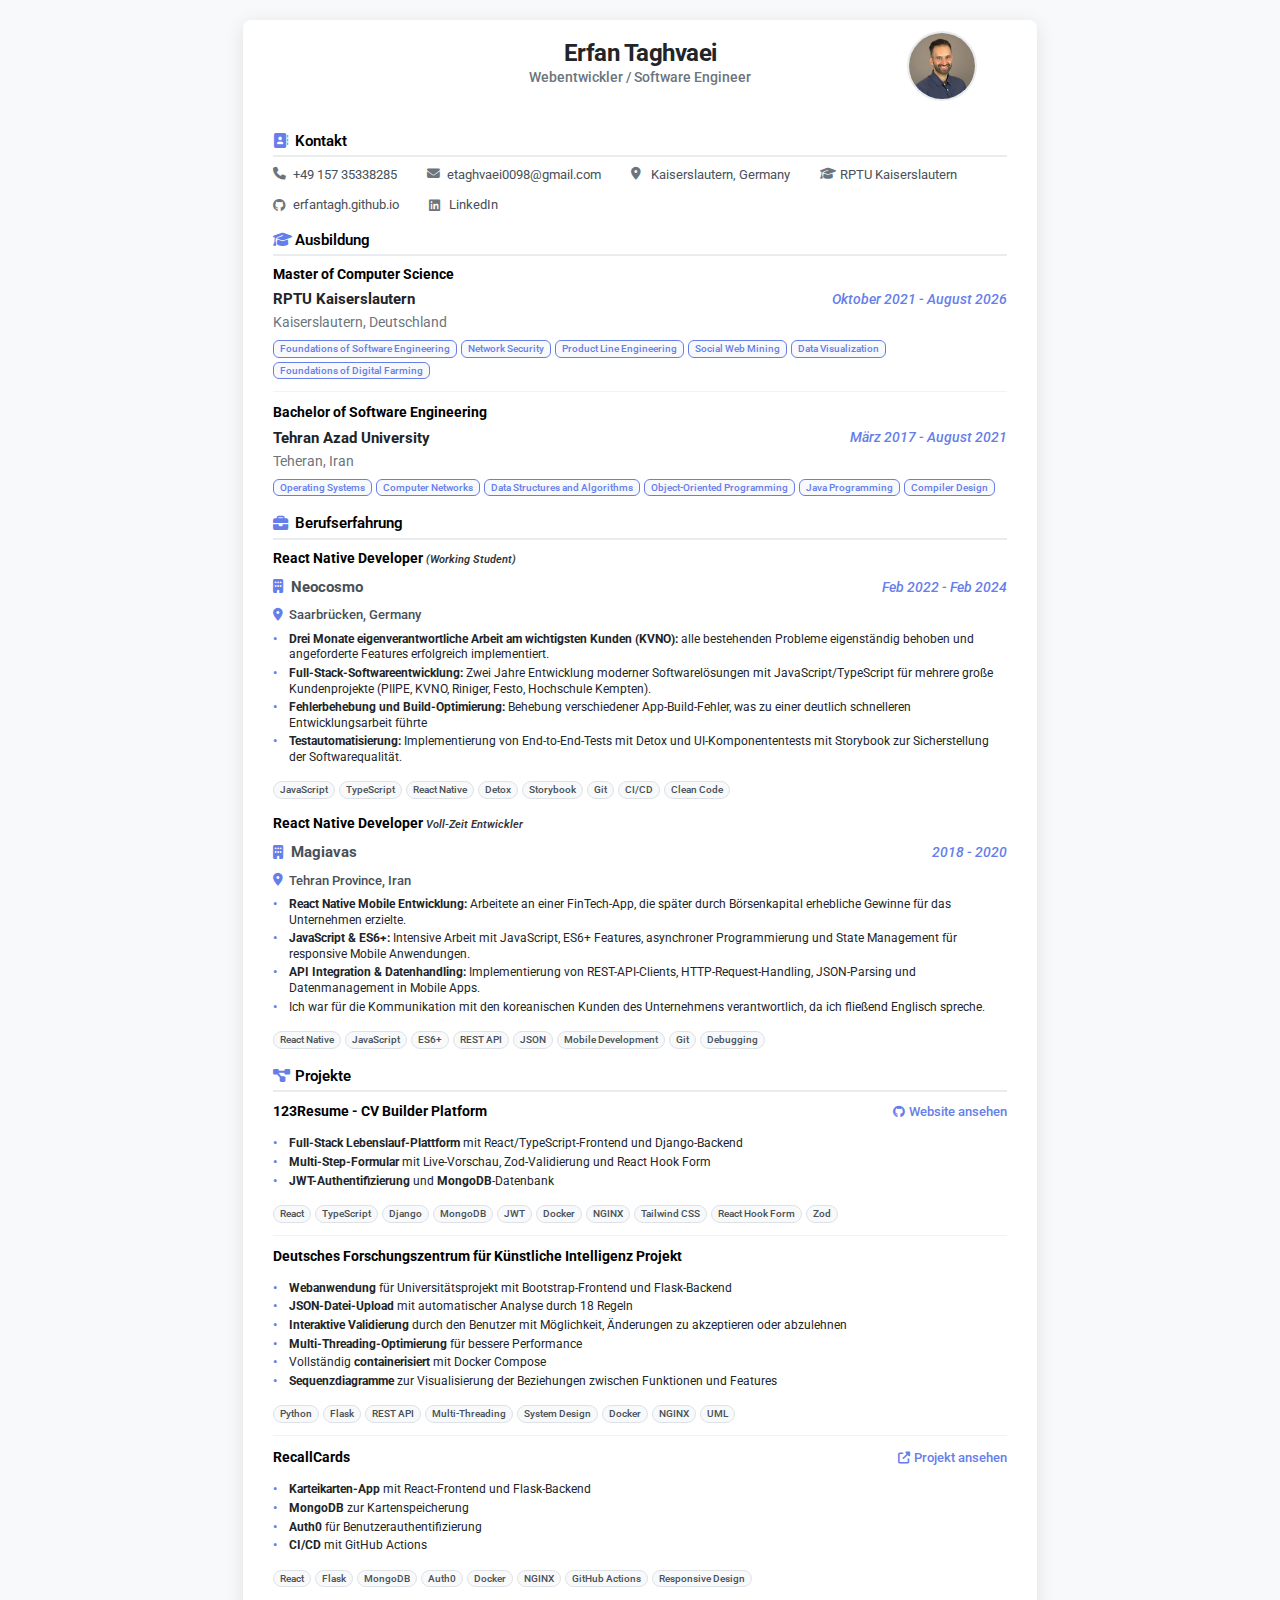
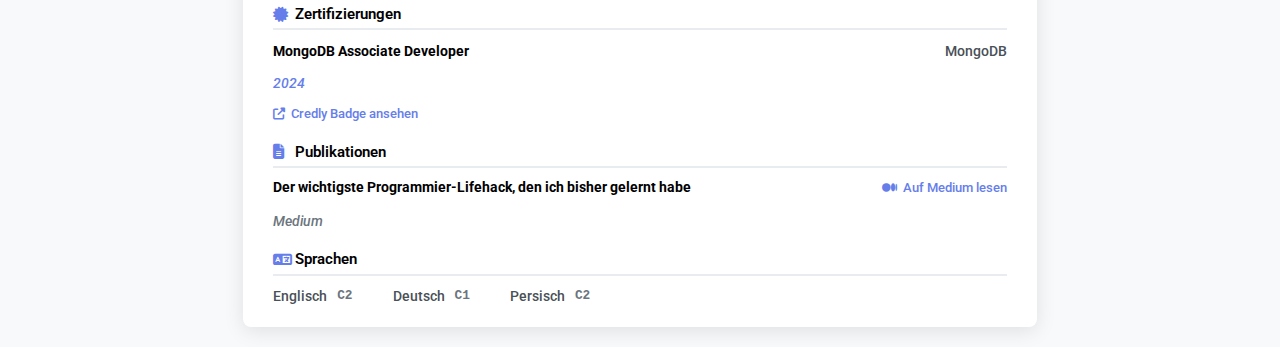
<file: index.html>
<!DOCTYPE html>
<html lang="de">
<head>
  <meta charset="UTF-8" />
  <meta name="viewport" content="width=device-width, initial-scale=1.0"/>
  <title>Erfan Taghvaei - Resume</title>
  <link href="https://fonts.googleapis.com/css2?family=Roboto:wght@300;400;500;700&display=swap" rel="stylesheet">
  <link href="https://cdn.jsdelivr.net/npm/bootstrap@5.3.2/dist/css/bootstrap.min.css" rel="stylesheet">
  <link rel="stylesheet" href="https://cdnjs.cloudflare.com/ajax/libs/font-awesome/6.5.0/css/all.min.css">
  <link rel="stylesheet" href="styles.css?v=3.7">
</head>
<body>
  <div class="resume-container">
    <!-- Header Section -->
    <header class="resume-header">
      <div class="header-content">
        <div class="profile-info">
          <h1 class="name"><strong>Erfan Taghvaei</strong></h1>
          <h2 class="title">Webentwickler / Software Engineer</h2>
        </div>
        <img src="profile.jpg" alt="Erfan Taghvaei" class="profile-image"/>
      </div>
    </header>

    <!-- Main Content - Single Column -->
    <main class="resume-main">
      
      <!-- Contact Section -->
      <section class="resume-section">
        <h3 class="section-title">
          <i class="fas fa-address-book"></i>
          Kontakt
        </h3>
        <div class="contact-info-horizontal">
          <div class="contact-item">
            <i class="fas fa-phone"></i>
            <span>+49 157 35338285</span>
          </div>
          <div class="contact-item">
            <i class="fas fa-envelope"></i>
            <span>etaghvaei0098@gmail.com</span>
          </div>
          <div class="contact-item">
            <i class="fas fa-map-marker-alt"></i>
            <span>Kaiserslautern, Germany</span>
          </div>
          <div class="contact-item">
            <i class="fas fa-graduation-cap"></i>
            <span>RPTU Kaiserslautern</span>
          </div>
          <div class="contact-item">
            <i class="fab fa-github"></i>
            <a href="https://erfantagh.github.io" target="_blank" class="contact-link">erfantagh.github.io</a>
          </div>
          <div class="contact-item">
            <i class="fab fa-linkedin"></i>
            <a href="https://linkedin.com/in/erfan-taghvaei-2b9313255" target="_blank" class="contact-link">LinkedIn</a>
          </div>
        </div>
      </section>

      <!-- Education Section -->
      <section class="resume-section">
        <h3 class="section-title">
          <i class="fas fa-graduation-cap"></i>
          Ausbildung
        </h3>
        <div class="education-item">
          <h4><strong>Master of Computer Science</strong></h4>
          <div class="education-header">
            <p class="institution"><strong>RPTU Kaiserslautern</strong></p>
            <p class="period">Oktober 2021 - August 2026</p>
          </div>
          <p class="location">Kaiserslautern, Deutschland</p>
          <div class="key-courses">
            <span class="course-tag">Foundations of Software Engineering</span>
            <span class="course-tag">Network Security</span>
            <span class="course-tag">Product Line Engineering</span>
            <span class="course-tag">Social Web Mining</span>
            <span class="course-tag">Data Visualization</span>
            <span class="course-tag">Foundations of Digital Farming</span>
          </div>
        </div>
        <div class="education-item">
          <h4><strong>Bachelor of Software Engineering</strong></h4>
          <div class="education-header">
            <p class="institution"><strong>Tehran Azad University</strong></p>
            <p class="period">März 2017 - August 2021</p>
          </div>
          <p class="location">Teheran, Iran</p>
          <div class="key-courses">
            <span class="course-tag">Operating Systems</span>
            <span class="course-tag">Computer Networks</span>
            <span class="course-tag">Data Structures and Algorithms</span>
            <span class="course-tag">Object-Oriented Programming</span>
            <span class="course-tag">Java Programming</span>
            <span class="course-tag">Compiler Design</span>
          </div>
        </div>
      </section>

      <!-- Work Experience Section -->
      <section class="resume-section">
        <h3 class="section-title">
          <i class="fas fa-briefcase"></i>
          Berufserfahrung
        </h3>
        <div class="experience-item">
          <div class="experience-header">
            <h4><strong>React Native Developer</strong> <span class="werkstudent-text">(Working Student)</span></h4>
          </div>
          <div class="experience-place">
            <span class="company"><i class="fas fa-building"></i> <strong>Neocosmo</strong></span>
            <span class="period">Feb 2022 - Feb 2024</span>
          </div>
          <div class="experience-location">
            <i class="fas fa-map-marker-alt"></i>
            <span>Saarbrücken, Germany</span>
          </div>
          <ul class="experience-details">
            <li><strong>Drei Monate eigenverantwortliche Arbeit am wichtigsten Kunden (KVNO):</strong> alle bestehenden Probleme eigenständig behoben und angeforderte Features erfolgreich implementiert.</li>
            <li><strong>Full-Stack-Softwareentwicklung:</strong> Zwei Jahre Entwicklung moderner Softwarelösungen mit JavaScript/TypeScript für mehrere große Kundenprojekte (PIIPE, KVNO, Riniger, Festo, Hochschule Kempten).</li>
            <li><strong>Fehlerbehebung und Build-Optimierung:</strong> Behebung verschiedener App-Build-Fehler, was zu einer deutlich schnelleren Entwicklungsarbeit führte</li>
            <li><strong>Testautomatisierung:</strong> Implementierung von End-to-End-Tests mit Detox und UI-Komponententests mit Storybook zur Sicherstellung der Softwarequalität.</li>
          </ul>
          <div class="job-tech">
            <span class="tech-tag">JavaScript</span>
            <span class="tech-tag">TypeScript</span>
            <span class="tech-tag">React Native</span>
            <span class="tech-tag">Detox</span>
            <span class="tech-tag">Storybook</span>
            <span class="tech-tag">Git</span>
            <span class="tech-tag">CI/CD</span>
            <span class="tech-tag">Clean Code</span>
          </div>
        </div>
        <div class="experience-item">
          <div class="experience-header">
            <h4><strong>React Native Developer</strong> <span class="werkstudent-text">Voll-Zeit Entwickler</span></h4>
          </div>
          <div class="experience-place">
            <span class="company"><i class="fas fa-building"></i> <strong>Magiavas</strong></span>
            <span class="period">2018 - 2020</span>
          </div>
          <div class="experience-location">
            <i class="fas fa-map-marker-alt"></i>
            <span>Tehran Province, Iran</span>
          </div>
          <ul class="experience-details">
            <li><strong>React Native Mobile Entwicklung:</strong> Arbeitete an einer FinTech‑App, die später durch Börsenkapital erhebliche Gewinne für das Unternehmen erzielte.</li>
            <li><strong>JavaScript & ES6+:</strong> Intensive Arbeit mit JavaScript, ES6+ Features, asynchroner Programmierung und State Management für responsive Mobile Anwendungen.</li>
            <li><strong>API Integration & Datenhandling:</strong> Implementierung von REST-API-Clients, HTTP-Request-Handling, JSON-Parsing und Datenmanagement in Mobile Apps.</li>
            <li>Ich war für die Kommunikation mit den koreanischen Kunden des Unternehmens verantwortlich, da ich fließend Englisch spreche.</li>
          </ul>
          <div class="job-tech">
            <span class="tech-tag">React Native</span>
            <span class="tech-tag">JavaScript</span>
            <span class="tech-tag">ES6+</span>
            <span class="tech-tag">REST API</span>
            <span class="tech-tag">JSON</span>
            <span class="tech-tag">Mobile Development</span>
            <span class="tech-tag">Git</span>
            <span class="tech-tag">Debugging</span>
          </div>
        </div>
      </section>

      <!-- Projects Section -->
      <section class="resume-section">
        <h3 class="section-title">
          <i class="fas fa-project-diagram"></i>
          Projekte
        </h3>
        <div class="project-item">
          <div class="project-header">
            <h4><strong>123Resume - CV Builder Platform</strong></h4>
            <a href="https://123resume.de" target="_blank" class="project-link">
              <i class="fab fa-github"></i>
              Website ansehen
            </a>
          </div>
       <div >
  <ul class="experience-details">
    <li><strong>Full-Stack Lebenslauf-Plattform</strong> mit React/TypeScript-Frontend und Django-Backend</li>
    <li><strong>Multi-Step-Formular</strong> mit Live-Vorschau, Zod-Validierung und React Hook Form</li>
    <li><strong>JWT-Authentifizierung</strong> und <strong>MongoDB</strong>-Datenbank</li>
  </ul>
</div>

          <div class="project-tech">
            <span class="tech-tag">React</span>
            <span class="tech-tag">TypeScript</span>
            <span class="tech-tag">Django</span>
            <span class="tech-tag">MongoDB</span>
            <span class="tech-tag">JWT</span>
            <span class="tech-tag">Docker</span>
            <span class="tech-tag">NGINX</span>
            <span class="tech-tag">Tailwind CSS</span>
            <span class="tech-tag">React Hook Form</span>
            <span class="tech-tag">Zod</span>
          </div>
        </div>
        <div class="project-item">
          <div class="project-header">
            <h4><strong>Deutsches Forschungszentrum für Künstliche Intelligenz Projekt</strong></h4>
          </div>
          <div >
 <div>
  <ul class="experience-details">
    <li><strong>Webanwendung</strong> für Universitätsprojekt mit Bootstrap-Frontend und Flask-Backend</li>
    <li><strong>JSON-Datei-Upload</strong> mit automatischer Analyse durch 18 Regeln</li>
    <li><strong>Interaktive Validierung</strong> durch den Benutzer mit Möglichkeit, Änderungen zu akzeptieren oder abzulehnen</li>
    <li><strong>Multi-Threading-Optimierung</strong> für bessere Performance</li>
    <li>Vollständig <strong>containerisiert</strong> mit Docker Compose</li>
    <li><strong>Sequenzdiagramme</strong> zur Visualisierung der Beziehungen zwischen Funktionen und Features</li>
  </ul>
</div>
          <div class="project-tech">
            <span class="tech-tag">Python</span>
            <span class="tech-tag">Flask</span>
            <span class="tech-tag">REST API</span>
            <span class="tech-tag">Multi-Threading</span>
            <span class="tech-tag">System Design</span>
            <span class="tech-tag">Docker</span>
            <span class="tech-tag">NGINX</span>
            <span class="tech-tag">UML</span>
          </div>
        </div>
         </div>
        
        <div class="project-item">
          <div class="project-header">
            <h4><strong>RecallCards</strong></h4>
            <a href="https://recallcards.net/" target="_blank" class="project-link">
              <i class="fas fa-external-link-alt"></i>
              Projekt ansehen
            </a>
          </div>
          <div >
  <ul class="experience-details">
    <li><strong>Karteikarten-App</strong> mit React-Frontend und Flask-Backend</li>
    <li><strong>MongoDB</strong> zur Kartenspeicherung</li>
    <li><strong>Auth0</strong> für Benutzerauthentifizierung</li>
    <li><strong>CI/CD</strong> mit GitHub Actions</li>
  </ul>
</div>
          <div class="project-tech">
            <span class="tech-tag">React</span>
            <span class="tech-tag">Flask</span>
            <span class="tech-tag">MongoDB</span>
            <span class="tech-tag">Auth0</span>
            <span class="tech-tag">Docker</span>
            <span class="tech-tag">NGINX</span>
            <span class="tech-tag">GitHub Actions</span>
            <span class="tech-tag">Responsive Design</span>
          </div>
        </div>
      </section>

      <!-- Certifications Section -->
      <section class="resume-section">
        <h3 class="section-title">
          <i class="fas fa-certificate"></i>
          Zertifizierungen
        </h3>
        <div class="certification-item">
          <div class="certification-header">
            <h4><strong>MongoDB Associate Developer</strong></h4>
            <span class="certification-issuer">MongoDB</span>
          </div>
          <p class="certification-date">2024</p>
          <a href="https://www.credly.com/badges/87f5217b-8ef7-4b69-9e7c-6b218ddeba12/linked_in_profile" 
             target="_blank" 
             class="certification-link">
            <i class="fas fa-external-link-alt"></i>
            Credly Badge ansehen
          </a>
        </div>
      </section>

      <!-- Publications Section -->
      <section class="resume-section">
        <h3 class="section-title">
          <i class="fas fa-file-alt"></i>
          Publikationen
        </h3>
        <div class="publication-item">
          <div class="publication-header">
            <h4><strong>Der wichtigste Programmier-Lifehack, den ich bisher gelernt habe</strong></h4>
            <a href="https://medium.com/@etaghvaei0098/the-difference-between-a-senior-and-a-junior-isnt-what-you-think-07262e7162ae?postPublishedType=repub" 
               target="_blank" 
               class="publication-link">
              <i class="fab fa-medium"></i>
              Auf Medium lesen
            </a>
          </div>
          <p class="publication-platform">Medium</p>
        </div>
      </section>

      <!-- Languages Section -->
      <section class="resume-section">
        <h3 class="section-title">
          <i class="fas fa-language"></i>
          Sprachen
        </h3>
        <div class="languages-list-horizontal">
          <div class="language-item">
            <span class="language-name">Englisch</span>
            <span class="language-level">C2</span>
          </div>
          <div class="language-item">
            <span class="language-name">Deutsch</span>
            <span class="language-level">C1</span>
          </div>
          <div class="language-item">
            <span class="language-name">Persisch</span>
            <span class="language-level">C2</span>
          </div>
        </div>
      </section>

    </main>
  </div>
</body>
</html>
</file>
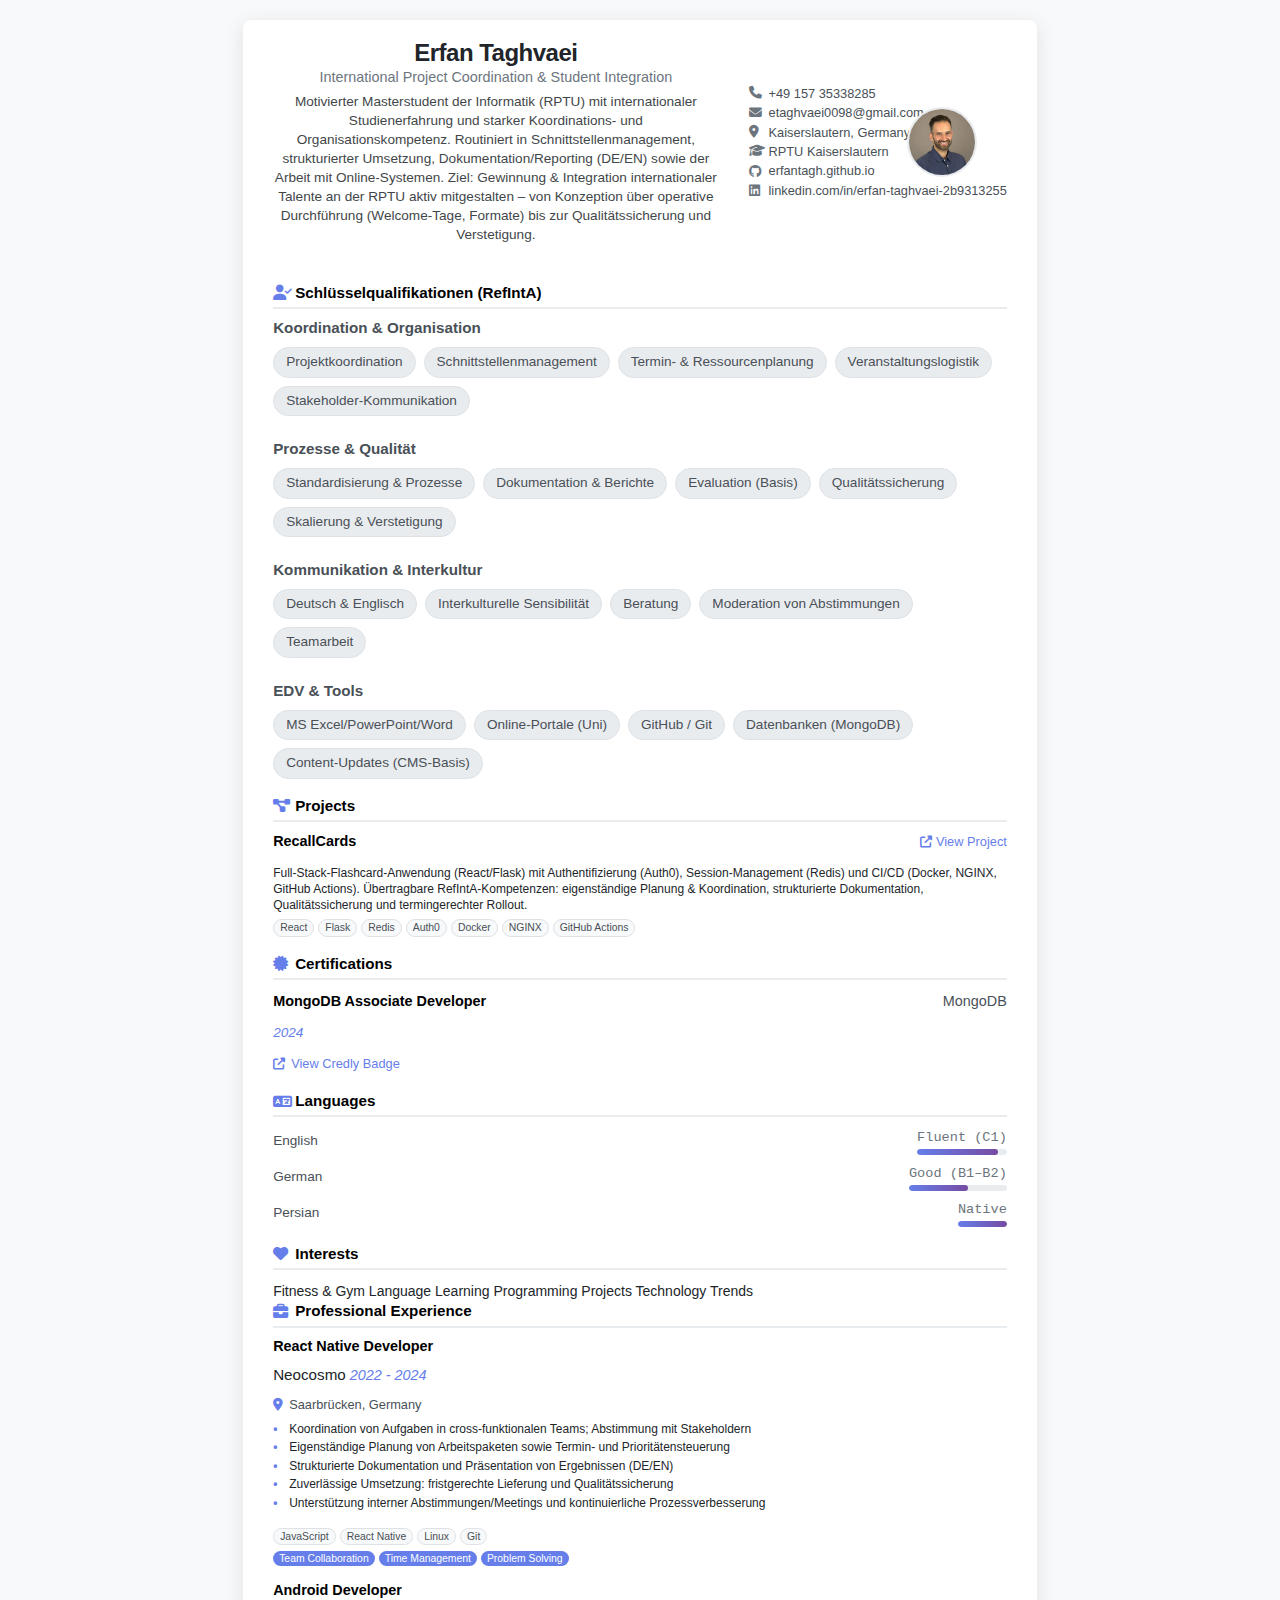
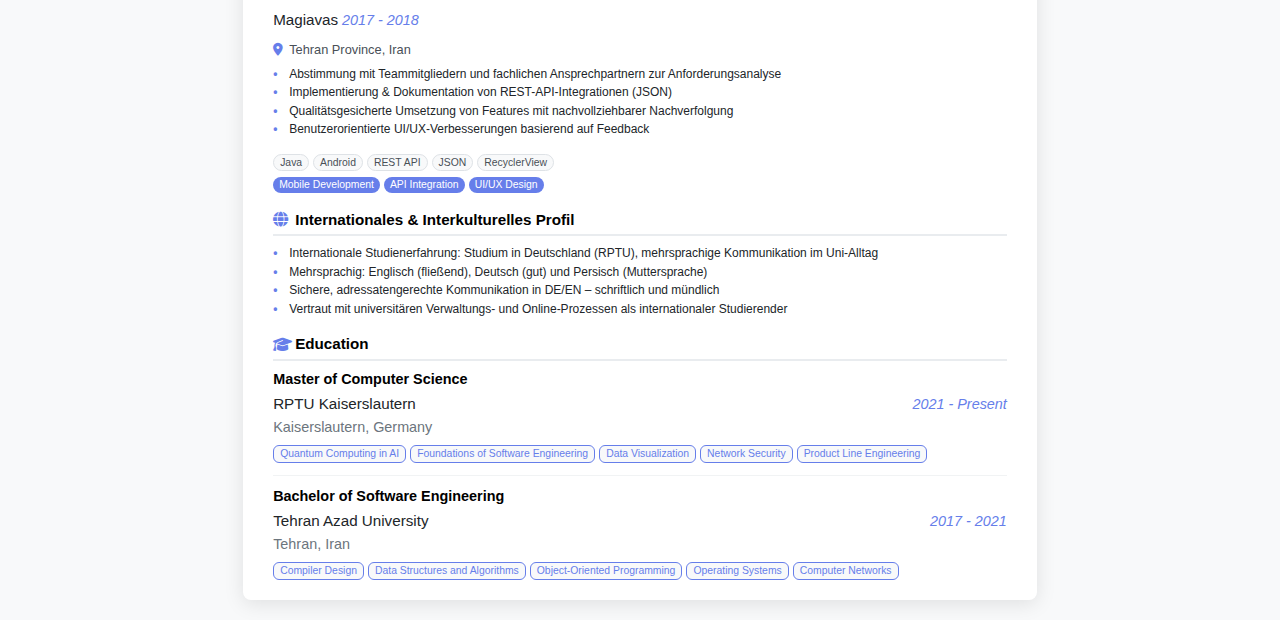
<file: erfan_refinta_resume_v2.html>
<!DOCTYPE html>

<html lang="en">
<head>
<meta charset="utf-8"/>
<meta content="width=device-width, initial-scale=1.0" name="viewport"/>
<title>Erfan Taghvaei – Bewerberprofil RefIntA (RPTU)</title>
<link href="https://fonts.googleapis.com/css2?family=Inter:wght@300;400;500;600;700&amp;display=swap" rel="stylesheet"/>
<link href="https://cdn.jsdelivr.net/npm/bootstrap@5.3.2/dist/css/bootstrap.min.css" rel="stylesheet"/>
<link href="https://cdnjs.cloudflare.com/ajax/libs/font-awesome/6.5.0/css/all.min.css" rel="stylesheet"/>
<link href="styles.css?v=1.1" rel="stylesheet"/>
</head>
<body>
<div class="resume-container">
<!-- Header Section -->
<header class="resume-header">
<div class="header-content">
<div class="profile-section">
<img alt="Erfan Taghvaei" class="profile-image" src="profile.jpg"/>
<div class="profile-info">
<h1 class="name">Erfan Taghvaei</h1>
<h2 class="title">International Project Coordination &amp; Student Integration</h2>
<p class="summary">Motivierter Masterstudent der Informatik (RPTU) mit internationaler Studienerfahrung und starker 
Koordinations- und Organisationskompetenz. Routiniert in Schnittstellenmanagement, 
strukturierter Umsetzung, Dokumentation/Reporting (DE/EN) sowie der Arbeit mit Online-Systemen. 
Ziel: Gewinnung &amp; Integration internationaler Talente an der RPTU aktiv mitgestalten – von Konzeption 
über operative Durchführung (Welcome-Tage, Formate) bis zur Qualitätssicherung und Verstetigung.</p>
</div>
</div>
<div class="contact-info">
<div class="contact-item">
<i class="fas fa-phone"></i>
<span>+49 157 35338285</span>
</div>
<div class="contact-item">
<i class="fas fa-envelope"></i>
<span>etaghvaei0098@gmail.com</span>
</div>
<div class="contact-item">
<i class="fas fa-map-marker-alt"></i>
<span>Kaiserslautern, Germany</span>
</div>
<div class="contact-item">
<i class="fas fa-graduation-cap"></i>
<span>RPTU Kaiserslautern</span>
</div>
<div class="contact-item">
<i class="fab fa-github"></i>
<span>erfantagh.github.io</span>
</div>
<div class="contact-item">
<i class="fab fa-linkedin"></i>
<span>linkedin.com/in/erfan-taghvaei-2b9313255</span>
</div>
</div>
</div>
</header>
<!-- Main Content -->
<main class="resume-main">
<div class="content-grid">
<!-- Left Column -->
<div class="left-column"><section class="resume-section"><h3 class="section-title"><i class="fas fa-user-check"></i>Schlüsselqualifikationen (RefIntA)</h3><div class="skills-grid"><div class="skill-category"><h4>Koordination &amp; Organisation</h4><div class="skill-tags"><span class="skill-tag">Projektkoordination</span><span class="skill-tag">Schnittstellenmanagement</span><span class="skill-tag">Termin- &amp; Ressourcenplanung</span><span class="skill-tag">Veranstaltungslogistik</span><span class="skill-tag">Stakeholder-Kommunikation</span></div></div><div class="skill-category"><h4>Prozesse &amp; Qualität</h4><div class="skill-tags"><span class="skill-tag">Standardisierung &amp; Prozesse</span><span class="skill-tag">Dokumentation &amp; Berichte</span><span class="skill-tag">Evaluation (Basis)</span><span class="skill-tag">Qualitätssicherung</span><span class="skill-tag">Skalierung &amp; Verstetigung</span></div></div><div class="skill-category"><h4>Kommunikation &amp; Interkultur</h4><div class="skill-tags"><span class="skill-tag">Deutsch &amp; Englisch</span><span class="skill-tag">Interkulturelle Sensibilität</span><span class="skill-tag">Beratung</span><span class="skill-tag">Moderation von Abstimmungen</span><span class="skill-tag">Teamarbeit</span></div></div><div class="skill-category"><h4>EDV &amp; Tools</h4><div class="skill-tags"><span class="skill-tag">MS Excel/PowerPoint/Word</span><span class="skill-tag">Online-Portale (Uni)</span><span class="skill-tag">GitHub / Git</span><span class="skill-tag">Datenbanken (MongoDB)</span><span class="skill-tag">Content-Updates (CMS-Basis)</span></div></div></div></section>
<!-- Projects Section -->
<section class="resume-section">
<h3 class="section-title">
<i class="fas fa-project-diagram"></i>
              Projects
            </h3>
<div class="project-item">
<div class="project-header">
<h4>RecallCards</h4>
<a class="project-link" href="https://recallcards.net/" target="_blank">
<i class="fas fa-external-link-alt"></i>
                  View Project
                </a>
</div>
<p class="project-description">Full-Stack-Flashcard-Anwendung (React/Flask) mit Authentifizierung (Auth0), Session-Management (Redis) und CI/CD (Docker, NGINX, GitHub Actions). Übertragbare RefIntA-Kompetenzen: eigenständige Planung &amp; Koordination, strukturierte Dokumentation, Qualitätssicherung und termingerechter Rollout.</p>
<div class="project-tech">
<span class="tech-tag">React</span>
<span class="tech-tag">Flask</span>
<span class="tech-tag">Redis</span>
<span class="tech-tag">Auth0</span>
<span class="tech-tag">Docker</span>
<span class="tech-tag">NGINX</span>
<span class="tech-tag">GitHub Actions</span>
</div>
</div>
</section>
<!-- Certifications Section -->
<section class="resume-section">
<h3 class="section-title">
<i class="fas fa-certificate"></i>
              Certifications
            </h3>
<div class="certification-item">
<div class="certification-header">
<h4>MongoDB Associate Developer</h4>
<span class="certification-issuer">MongoDB</span>
</div>
<p class="certification-date">2024</p>
<a class="certification-link" href="https://www.credly.com/badges/87f5217b-8ef7-4b69-9e7c-6b218ddeba12/linked_in_profile" target="_blank">
<i class="fas fa-external-link-alt"></i>
                View Credly Badge
              </a>
</div>
</section>
<!-- Languages Section -->
<section class="resume-section">
<h3 class="section-title">
<i class="fas fa-language"></i>
              Languages
            </h3>
<div class="languages-list">
<div class="language-item">
<span class="language-name">English</span>
<div class="language-level">
<span class="level-text">Fluent (C1)</span>
<div class="level-bar">
<div class="level-fill" style="width: 90%"></div>
</div>
</div>
</div>
<div class="language-item">
<span class="language-name">German</span>
<div class="language-level">
<span class="level-text">Good (B1–B2)</span>
<div class="level-bar">
<div class="level-fill" style="width: 60%"></div>
</div>
</div>
</div>
<div class="language-item">
<span class="language-name">Persian</span>
<div class="language-level">
<span class="level-text">Native</span>
<div class="level-bar">
<div class="level-fill" style="width: 100%"></div>
</div>
</div>
</div>
</div>
</section>
<!-- Interests Section -->
<section class="resume-section">
<h3 class="section-title">
<i class="fas fa-heart"></i>
              Interests
            </h3>
<div class="interests-list">
<span class="interest-tag">Fitness &amp; Gym</span>
<span class="interest-tag">Language Learning</span>
<span class="interest-tag">Programming Projects</span>
<span class="interest-tag">Technology Trends</span>
</div>
</section>
</div>
<!-- Right Column -->
<div class="right-column">
<!-- Experience Section -->
<section class="resume-section">
<h3 class="section-title">
<i class="fas fa-briefcase"></i>
              Professional Experience
            </h3>
<div class="experience-item">
<div class="experience-header">
<h4>React Native Developer</h4>
<span class="company">Neocosmo</span>
<span class="period">2022 - 2024</span>
</div>
<div class="experience-location">
<i class="fas fa-map-marker-alt"></i>
<span>Saarbrücken, Germany</span>
</div>
<ul class="experience-details"><li>Koordination von Aufgaben in cross-funktionalen Teams; Abstimmung mit Stakeholdern</li><li>Eigenständige Planung von Arbeitspaketen sowie Termin- und Prioritätensteuerung</li><li>Strukturierte Dokumentation und Präsentation von Ergebnissen (DE/EN)</li><li>Zuverlässige Umsetzung: fristgerechte Lieferung und Qualitätssicherung</li><li>Unterstützung interner Abstimmungen/Meetings und kontinuierliche Prozessverbesserung</li></ul>
<div class="job-tech">
<span class="tech-tag">JavaScript</span>
<span class="tech-tag">React Native</span>
<span class="tech-tag">Linux</span>
<span class="tech-tag">Git</span>
</div>
<div class="job-competencies">
<span class="competency-bubble">Team Collaboration</span>
<span class="competency-bubble">Time Management</span>
<span class="competency-bubble">Problem Solving</span>
</div>
</div>
<div class="experience-item">
<div class="experience-header">
<h4>Android Developer</h4>
<span class="company">Magiavas</span>
<span class="period">2017 - 2018</span>
</div>
<div class="experience-location">
<i class="fas fa-map-marker-alt"></i>
<span>Tehran Province, Iran</span>
</div>
<ul class="experience-details"><li>Abstimmung mit Teammitgliedern und fachlichen Ansprechpartnern zur Anforderungsanalyse</li><li>Implementierung &amp; Dokumentation von REST-API-Integrationen (JSON)</li><li>Qualitätsgesicherte Umsetzung von Features mit nachvollziehbarer Nachverfolgung</li><li>Benutzerorientierte UI/UX-Verbesserungen basierend auf Feedback</li></ul>
<div class="job-tech">
<span class="tech-tag">Java</span>
<span class="tech-tag">Android</span>
<span class="tech-tag">REST API</span>
<span class="tech-tag">JSON</span>
<span class="tech-tag">RecyclerView</span>
</div>
<div class="job-competencies">
<span class="competency-bubble">Mobile Development</span>
<span class="competency-bubble">API Integration</span>
<span class="competency-bubble">UI/UX Design</span>
</div>
</div>
</section>
<!-- Education Section -->
<section class="resume-section"><h3 class="section-title"><i class="fas fa-globe"></i>Internationales &amp; Interkulturelles Profil</h3><ul class="experience-details"><li>Internationale Studienerfahrung: Studium in Deutschland (RPTU), mehrsprachige Kommunikation im Uni-Alltag</li><li>Mehrsprachig: Englisch (fließend), Deutsch (gut) und Persisch (Muttersprache)</li><li>Sichere, adressatengerechte Kommunikation in DE/EN – schriftlich und mündlich</li><li>Vertraut mit universitären Verwaltungs- und Online-Prozessen als internationaler Studierender</li></ul></section><section class="resume-section">
<h3 class="section-title">
<i class="fas fa-graduation-cap"></i>
              Education
            </h3>
<div class="education-item">
<h4>Master of Computer Science</h4>
<div class="education-header">
<p class="institution">RPTU Kaiserslautern</p>
<p class="period">2021 - Present</p>
</div>
<p class="location">Kaiserslautern, Germany</p>
<div class="key-courses">
<span class="course-tag">Quantum Computing in AI</span>
<span class="course-tag">Foundations of Software Engineering</span>
<span class="course-tag">Data Visualization</span>
<span class="course-tag">Network Security</span>
<span class="course-tag">Product Line Engineering</span>
</div>
</div>
<div class="education-item">
<h4>Bachelor of Software Engineering</h4>
<div class="education-header">
<p class="institution">Tehran Azad University</p>
<p class="period">2017 - 2021</p>
</div>
<p class="location">Tehran, Iran</p>
<div class="key-courses">
<span class="course-tag">Compiler Design</span>
<span class="course-tag">Data Structures and Algorithms</span>
<span class="course-tag">Object-Oriented Programming</span>
<span class="course-tag">Operating Systems</span>
<span class="course-tag">Computer Networks</span>
</div>
</div>
</section>
</div>
</div>
</main>
</div>
</body>
</html>
</file>
<file: styles.css>
/* Reset and Base Styles */
* {
  margin: 0;
  padding: 0;
  box-sizing: border-box;
}

body {
  font-family: 'Roboto', -apple-system, BlinkMacSystemFont, 'Segoe UI', Arial, sans-serif;
  line-height: 1.6;
  color: #212529;
  background-color: #f8f9fa;
  font-size: 14px;
  font-weight: 400;
}

/* Resume Container */
.resume-container {
  max-width: 210mm;
  margin: 20px auto;
  background: white;
  box-shadow: 0 4px 20px rgba(0, 0, 0, 0.1);
  border-radius: 8px;
  overflow: hidden;
}

/* Header Section */
.resume-header {
  padding: 20px 30px;
}

.header-content {
  display: flex;
  align-items: center;
  justify-content: center;
  gap: 30px;
  max-width: 100%;
  position: relative;
}

.profile-section {
  display: flex;
  align-items: center;
  gap: 20px;
  flex: 1;
}

.profile-image {
  width: 70px;
  height: 70px;
  border-radius: 50%;
  object-fit: cover;
  border: 2px solid #e9ecef;
  object-position: 50% 30%;
  flex-shrink: 0;
  position: absolute;
  right: 30px;
}


.profile-info {
  display: flex;
  flex-direction: column;
  align-items: center;
  text-align: center;
}

.name {
  font-size: 1.5rem;
  font-weight: 700;
  margin-bottom: 3px;
  letter-spacing: -0.5px;
  line-height: 1.1;
  color: #212529;
}

.name strong {
  font-weight: 700;
}

.title {
  font-size: 0.9rem;
  font-weight: 500;
  margin-bottom: 5px;
  color: #6c757d;
  line-height: 1.2;
}

.summary {
  font-size: 0.85rem;
  line-height: 1.4;
  opacity: 0.85;
  font-weight: 400;
  margin: 0;
}

.contact-info {
  display: flex;
  flex-direction: column;
  gap: 4px;
}

.contact-info-horizontal {
  display: flex;
  flex-wrap: wrap;
  gap: 15px 30px;
  justify-content: flex-start;
}

.contact-item {
  display: flex;
  align-items: center;
  gap: 8px;
  font-size: 0.8rem;
  font-weight: 400;
  line-height: 1.2;
}

.contact-item i {
  width: 12px;
  color: #6c757d;
  flex-shrink: 0;
}

.contact-item span {
  word-break: break-word;
  font-size: 0.8rem;
  color: #495057;
}

.contact-link {
  word-break: break-word;
  font-size: 0.8rem;
  color: #495057;
  text-decoration: none;
  transition: color 0.2s ease;
}

.contact-link:hover {
  color: #667eea;
  text-decoration: underline;
}

.werkstudent-text {
  font-size: 0.75em;
  font-style: italic;
  opacity: 0.8;
}

/* Main Content */
.resume-main {
  padding: 20px 30px;
}

.content-grid {
  display: block;
  width: 100%;
}

/* Section Styles */
.resume-section {
  margin-bottom: 18px;
}

.resume-section:last-child {
  margin-bottom: 0;
}

.section-title {
  font-size: 0.95rem;
  font-weight: 600;
  color: #000000;
  margin-bottom: 10px;
  display: flex;
  align-items: center;
  gap: 6px;
  padding-bottom: 5px;
  border-bottom: 2px solid #e9ecef;
  line-height: 1.2;
}

.section-title i {
  color: #667eea;
  width: 16px;
}

.experience-place {
  display: flex;
  justify-content: space-between;
  align-items: center;
  gap: 8px;
  margin-bottom: 6px;
}

.experience-place .company {
  font-weight: 500;
  color: #495057;
  font-size: 0.95rem;
  display: flex;
  align-items: center;
  gap: 6px;
}

.experience-place .company i {
  color: #667eea;
  font-size: 0.85rem;
  width: 12px;
}

.experience-place .period {
  color: #667eea;
  font-weight: 500;
  font-size: 0.9rem;
  font-style: italic;
}


/* Education Section */
.education-item {
  margin-bottom: 12px;
  padding-bottom: 12px;
  border-bottom: 1px solid #f1f3f4;
}

.education-item:last-child {
  border-bottom: none;
  margin-bottom: 0;
  padding-bottom: 0;
}

.education-item h4 {
  font-size: 0.9rem;
  font-weight: 600;
  color: #000000;
  margin-bottom: 4px;
  line-height: 1.2;
}

.education-item h4 strong {
  font-weight: 700;
}

.education-header {
  display: flex;
  justify-content: space-between;
  align-items: center;
}

.education-item .institution {
  font-weight: 500;
  color: #212529;
  font-size: 0.95rem;
  margin: 0;
}

.education-item .institution strong {
  font-weight: 700;
}

.education-item .location {
  color: #6c757d;
  font-size: 0.9rem;
  font-weight: 400;
  margin-bottom: 0 !important;
}

.education-item .period {
  color: #667eea;
  font-weight: 500;
  font-size: 0.9rem;
  font-style: italic;
  margin: 0;
}

.key-courses {
  margin-top: 6px;
  display: flex;
  flex-wrap: wrap;
  gap: 4px;
}

.course-tag {
  background: #f8f9fa;
  color: #667eea;
  padding: 2px 6px;
  border-radius: 6px;
  font-size: 0.65rem;
  font-weight: 500;
  border: 1px solid #667eea;
  line-height: 1.1;
  transition: all 0.2s ease;
}

.course-tag:hover {
  background: #e9ecef;
  border-color: #5a6fd8;
}

/* Skills Section */
.skills-grid {
  display: flex;
  flex-direction: column;
  gap: 24px;
}

.skill-category h4 {
  font-size: 0.95rem;
  font-weight: 600;
  color: #495057;
  margin-bottom: 10px;
  line-height: 1.2;
}

.skill-tags {
  display: flex;
  flex-wrap: wrap;
  gap: 8px;
}

.skill-tag {
  background: #e9ecef;
  color: #495057;
  padding: 6px 12px;
  border-radius: 16px;
  font-size: 0.85rem;
  font-weight: 500;
  border: 1px solid #dee2e6;
  line-height: 1.2;
  transition: all 0.2s ease;
}

.skill-tag:hover {
  background: #667eea;
  color: white;
  transform: translateY(-1px);
}

/* Languages Section */
.languages-list {
  display: flex;
  flex-direction: column;
  gap: 8px;
}

.languages-list-horizontal {
  display: flex;
  flex-wrap: wrap;
  gap: 15px 40px;
  justify-content: flex-start;
}

.language-item {
  display: flex;
  justify-content: space-between;
  align-items: center;
  gap: 10px;
}

.language-name {
  font-weight: 500;
  color: #495057;
  font-size: 0.85rem;
}

.language-level {
  font-size: 0.8rem;
  color: #6c757d;
  font-weight: 600;
  font-family: monospace;
}

.level-text {
  font-size: 0.85rem;
  color: #6c757d;
  min-width: 80px;
  font-weight: 400;
}

.level-bar {
  flex: 1;
  height: 6px;
  background: #e9ecef;
  border-radius: 3px;
  overflow: hidden;
}

.level-fill {
  height: 100%;
  background: linear-gradient(90deg, #667eea, #764ba2);
  border-radius: 3px;
  transition: width 0.3s ease;
}

/* Certifications Section */
.certification-item {
  margin-bottom: 10px;
  padding-bottom: 10px;
  border-bottom: 1px solid #f1f3f4;
}

.certification-item:last-child {
  border-bottom: none;
  margin-bottom: 0;
  padding-bottom: 0;
}

.certification-header {
  display: flex;
  justify-content: space-between;
  align-items: baseline;
  margin-bottom: 4px;
  flex-wrap: wrap;
  gap: 8px;
}

.certification-header h4 {
  font-size: 0.9rem;
  font-weight: 600;
  color: #000000;
  line-height: 1.2;
}

.certification-header h4 strong {
  font-weight: 700;
}

.certification-issuer {
  font-weight: 500;
  color: #495057;
  font-size: 0.9rem;
}

.certification-date {
  color: #667eea;
  font-weight: 500;
  font-size: 0.85rem;
  font-style: italic;
  margin-bottom: 8px;
}

.certification-link {
  display: inline-flex;
  align-items: center;
  gap: 6px;
  color: #667eea;
  text-decoration: none;
  font-size: 0.8rem;
  font-weight: 500;
  transition: all 0.2s ease;
}

.certification-link:hover {
  color: #5a6fd8;
  text-decoration: underline;
}

.certification-link i {
  font-size: 0.75rem;
}

/* Publications Section */
.publication-item {
  margin-bottom: 10px;
  padding-bottom: 10px;
  border-bottom: 1px solid #f1f3f4;
}

.publication-item:last-child {
  border-bottom: none;
  margin-bottom: 0;
  padding-bottom: 0;
}

.publication-header {
  display: flex;
  justify-content: space-between;
  align-items: baseline;
  margin-bottom: 6px;
  flex-wrap: wrap;
  gap: 8px;
}

.publication-header h4 {
  font-size: 0.9rem;
  font-weight: 600;
  color: #000000;
  line-height: 1.2;
}

.publication-header h4 strong {
  font-weight: 700;
}

.publication-platform {
  color: #6c757d;
  font-weight: 500;
  font-size: 0.85rem;
  font-style: italic;
  margin-bottom: 4px;
}

.publication-link {
  display: inline-flex;
  align-items: center;
  gap: 6px;
  color: #667eea;
  text-decoration: none;
  font-size: 0.8rem;
  font-weight: 500;
  transition: all 0.2s ease;
}

.publication-link:hover {
  color: #5a6fd8;
  text-decoration: underline;
}

.publication-link i {
  font-size: 0.75rem;
}

/* Experience Section */
.experience-item {
  margin-bottom: 16px;
}

.experience-item:last-child {
  margin-bottom: 0;
}

.experience-header {
  margin-bottom: 8px;
}

.experience-header h4 {
  font-size: 0.9rem;
  font-weight: 600;
  color: #000000;
  line-height: 1.2;
}

.experience-header h4 strong {
  font-weight: 700;
}

.company {
  font-weight: 500;
  color: #212529;
  font-size: 0.95rem;
}

.company strong {
  font-weight: 700;
}

.period {
  color: #667eea;
  font-weight: 500;
  font-size: 0.9rem;
  font-style: italic;
  text-align: right;
}

.experience-location {
  display: flex;
  align-items: center;
  color: #495057;
  font-size: 0.8rem;
  font-weight: 500;
  margin-bottom: 6px;
}

.experience-location i {
  color: #667eea;
  font-size: 0.8rem;
  width: 12px;
  margin-right: 4px;
}

.experience-description {
  font-size: 0.9rem;
  color: #495057;
  line-height: 1.5;
  margin: 0;
}

.experience-details {
  list-style: none;
  padding-left: 0;
}

.experience-details li {
  position: relative;
  padding-left: 16px;
  margin-bottom: 3px;
  color: #212529;
  line-height: 1.3;
  font-size: 0.75rem;
}

.experience-details li:last-child {
  margin-bottom: 0;
}

.experience-details li::before {
  content: "•";
  position: absolute;
  left: 0;
  color: #667eea;
  font-weight: bold;
}

/* Competencies Section */
.competencies-grid {
  display: flex;
  flex-direction: column;
  gap: 18px;
}

.competency-item {
  display: flex;
  flex-direction: column;
  gap: 6px;
}

.competency-header {
  display: flex;
  justify-content: space-between;
  align-items: center;
}

.competency-name {
  font-weight: 500;
  color: #495057;
  font-size: 0.95rem;
}

.competency-level {
  font-size: 0.85rem;
  color: #6c757d;
  font-weight: 400;
}

.competency-bar {
  height: 8px;
  background: #e9ecef;
  border-radius: 4px;
  overflow: hidden;
}

.competency-fill {
  height: 100%;
  background: linear-gradient(90deg, #667eea, #764ba2);
  border-radius: 4px;
  transition: width 0.3s ease;
}

/* Projects Section */
.project-item {
  margin-bottom: 12px;
  padding-bottom: 12px;
  border-bottom: 1px solid #f1f3f4;
}

.project-item:last-child {
  border-bottom: none;
  margin-bottom: 0;
  padding-bottom: 0;
}

.project-header {
  display: flex;
  justify-content: space-between;
  align-items: baseline;
  margin-bottom: 8px;
  flex-wrap: wrap;
  gap: 8px;
}

.project-header h4 {
  font-size: 0.9rem;
  font-weight: 600;
  color: #000000;
  line-height: 1.2;
}

.project-header h4 strong {
  font-weight: 700;
}

.project-link {
  display: inline-flex;
  align-items: center;
  gap: 4px;
  color: #667eea;
  text-decoration: none;
  font-size: 0.8rem;
  font-weight: 500;
  transition: all 0.2s ease;
}

.project-link:hover {
  color: #5a6fd8;
  text-decoration: underline;
}

.project-link i {
  font-size: 0.75rem;
}

.project-description {
  font-size: 0.75rem;
  line-height: 1.3;
  color: #212529;
  margin-bottom: 6px;
  font-weight: 400;
}

.project-tech {
  display: flex;
  flex-wrap: wrap;
  gap: 4px;
}

.job-tech {
  margin-top: 6px;
  display: flex;
  flex-wrap: wrap;
  gap: 4px;
}

.tech-tag {
  background: #f8f9fa;
  color: #495057;
  padding: 2px 6px;
  border-radius: 10px;
  font-size: 0.65rem;
  font-weight: 500;
  border: 1px solid #dee2e6;
  line-height: 1.1;
}

.job-competencies {
  margin-top: 6px;
  display: flex;
  flex-wrap: wrap;
  gap: 4px;
}

.competency-bubble {
  background: #667eea;
  color: white;
  padding: 2px 6px;
  border-radius: 10px;
  font-size: 0.65rem;
  font-weight: 500;
  line-height: 1.1;
  display: inline-block;
}

.competency-bubble:hover {
  background: #5a6fd8;
  transform: translateY(-1px);
}

/* Responsive Design */
@media (max-width: 768px) {
  .resume-container {
    margin: 10px;
    border-radius: 0;
  }
  
  .header-content {
    flex-direction: column;
    gap: 25px;
  }
  
  .profile-section {
    flex-direction: column;
    text-align: center;
    gap: 15px;
    max-width: 100%;
  }
  
  .profile-image {
    width: 90px;
    height: 90px;
  }
  
  .name {
    font-size: 1.7rem;
  }
  
  .title {
    font-size: 0.95rem;
  }
  
  .summary {
    font-size: 0.8rem;
    text-align: left;
  }
  
  .contact-info {
    min-width: auto;
    width: 100%;
    padding-top: 0;
    gap: 6px;
  }
  
  .contact-item {
    font-size: 0.75rem;
    justify-content: center;
    gap: 6px;
  }
  
  .contact-item i {
    width: 11px;
  }
  
  .content-grid {
    grid-template-columns: 1fr;
    gap: 24px;
  }
  
  .resume-header,
  .resume-main {
    padding: 20px;
  }
  
  .experience-header {
    flex-direction: column;
    align-items: flex-start;
    gap: 4px;
  }
  
  .experience-place {
    flex-direction: column;
    align-items: flex-start;
    gap: 4px;
  }
  
  .period {
    text-align: left;
  }
}

@media (max-width: 480px) {
  .resume-header,
  .resume-main {
    padding: 15px;
  }
  
  .header-content {
    gap: 20px;
  }
  
  .profile-section {
    gap: 12px;
  }
  
  .profile-image {
    width: 80px;
    height: 80px;
  }
  
  .name {
    font-size: 1.5rem;
  }
  
  .title {
    font-size: 0.85rem;
  }
  
  .summary {
    font-size: 0.75rem;
  }
  
  .contact-info {
    gap: 5px;
  }
  
  .contact-item {
    font-size: 0.7rem;
    gap: 5px;
  }
  
  .contact-item i {
    width: 10px;
  }
  
  .section-title {
    font-size: 1rem;
  }
  
  .skills-grid {
    gap: 20px;
  }
  
  .skill-tags {
    gap: 6px;
  }
  
  .skill-tag {
    padding: 5px 10px;
    font-size: 0.8rem;
  }
}

/* Print Styles */
@media print {
  body {
    background: white;
    margin: 0;
    padding: 0;
  }
  
  @page {
    margin: 18mm 18mm;
    size: A4;
  }
  
  .resume-container {
    box-shadow: none;
    margin: 0 !important;
    padding: 0 !important;
    border-radius: 0;
    max-width: none;
    width: 100%;
  }
  
  .resume-header {
    background: white !important;
    -webkit-print-color-adjust: exact;
    color-adjust: exact;
    print-color-adjust: exact;
    padding: 25px 30px 20px 30px !important;
    page-break-after: avoid;
  }
  
  .level-fill,
  .competency-fill {
    background: #667eea !important;
    -webkit-print-color-adjust: exact;
    color-adjust: exact;
    print-color-adjust: exact;
  }
  
  .skill-tag:hover,
  .interest-tag:hover {
    transform: none;
  }
  
  .project-link:hover,
  .certification-link:hover,
  .publication-link:hover {
    text-decoration: none;
  }
  
  .resume-main {
    padding: 0 30px 25px 30px !important;
    margin: 0 !important;
  }
  
  .content-grid {
    display: block !important;
    width: 100% !important;
  }
  
  .resume-section {
    margin-bottom: 12px !important;
    margin-top: 0 !important;
    padding-top: 18px !important;
    page-break-inside: avoid;
    orphans: 3;
    widows: 3;
  }
  
  .resume-section:first-of-type {
    padding-top: 0 !important;
    page-break-before: avoid;
  }
  
  .section-title {
    margin-bottom: 8px !important;
    padding-bottom: 4px !important;
    page-break-after: avoid;
    orphans: 3;
  }
  
  .project-item,
  .certification-item,
  .publication-item {
    margin-bottom: 10px !important;
    padding-bottom: 10px !important;
    page-break-inside: avoid;
    orphans: 2;
    widows: 2;
  }
  
  .experience-item {
    margin-bottom: 12px !important;
    page-break-inside: avoid;
    orphans: 3;
    widows: 3;
  }
  
  .education-item {
    margin-bottom: 10px !important;
    padding-bottom: 10px !important;
    page-break-inside: avoid;
    orphans: 2;
    widows: 2;
  }
  
  .experience-header {
    page-break-after: avoid;
  }
  
  .experience-details {
    page-break-before: avoid;
  }
  
  .experience-details li {
    margin-bottom: 2px !important;
    line-height: 1.2 !important;
    page-break-inside: avoid;
  }
  
  .skills-grid {
    gap: 12px !important;
  }
  
  .competencies-grid {
    gap: 10px !important;
  }
  
  .languages-list,
  .languages-list-horizontal {
    gap: 6px !important;
  }
  
  .project-tech,
  .job-tech {
    gap: 3px !important;
    margin-top: 4px !important;
    page-break-before: avoid;
  }
  
  .job-competencies {
    gap: 3px !important;
    margin-top: 4px !important;
  }
  
  .skill-tags {
    gap: 4px !important;
  }
  
  .profile-image {
    width: 60px !important;
    height: 60px !important;
  }
  
  h1, h2, h3, h4, h5, h6 {
    page-break-after: avoid;
    orphans: 3;
    widows: 3;
  }
  
  .contact-info-horizontal {
    page-break-inside: avoid;
  }
}
</file>
